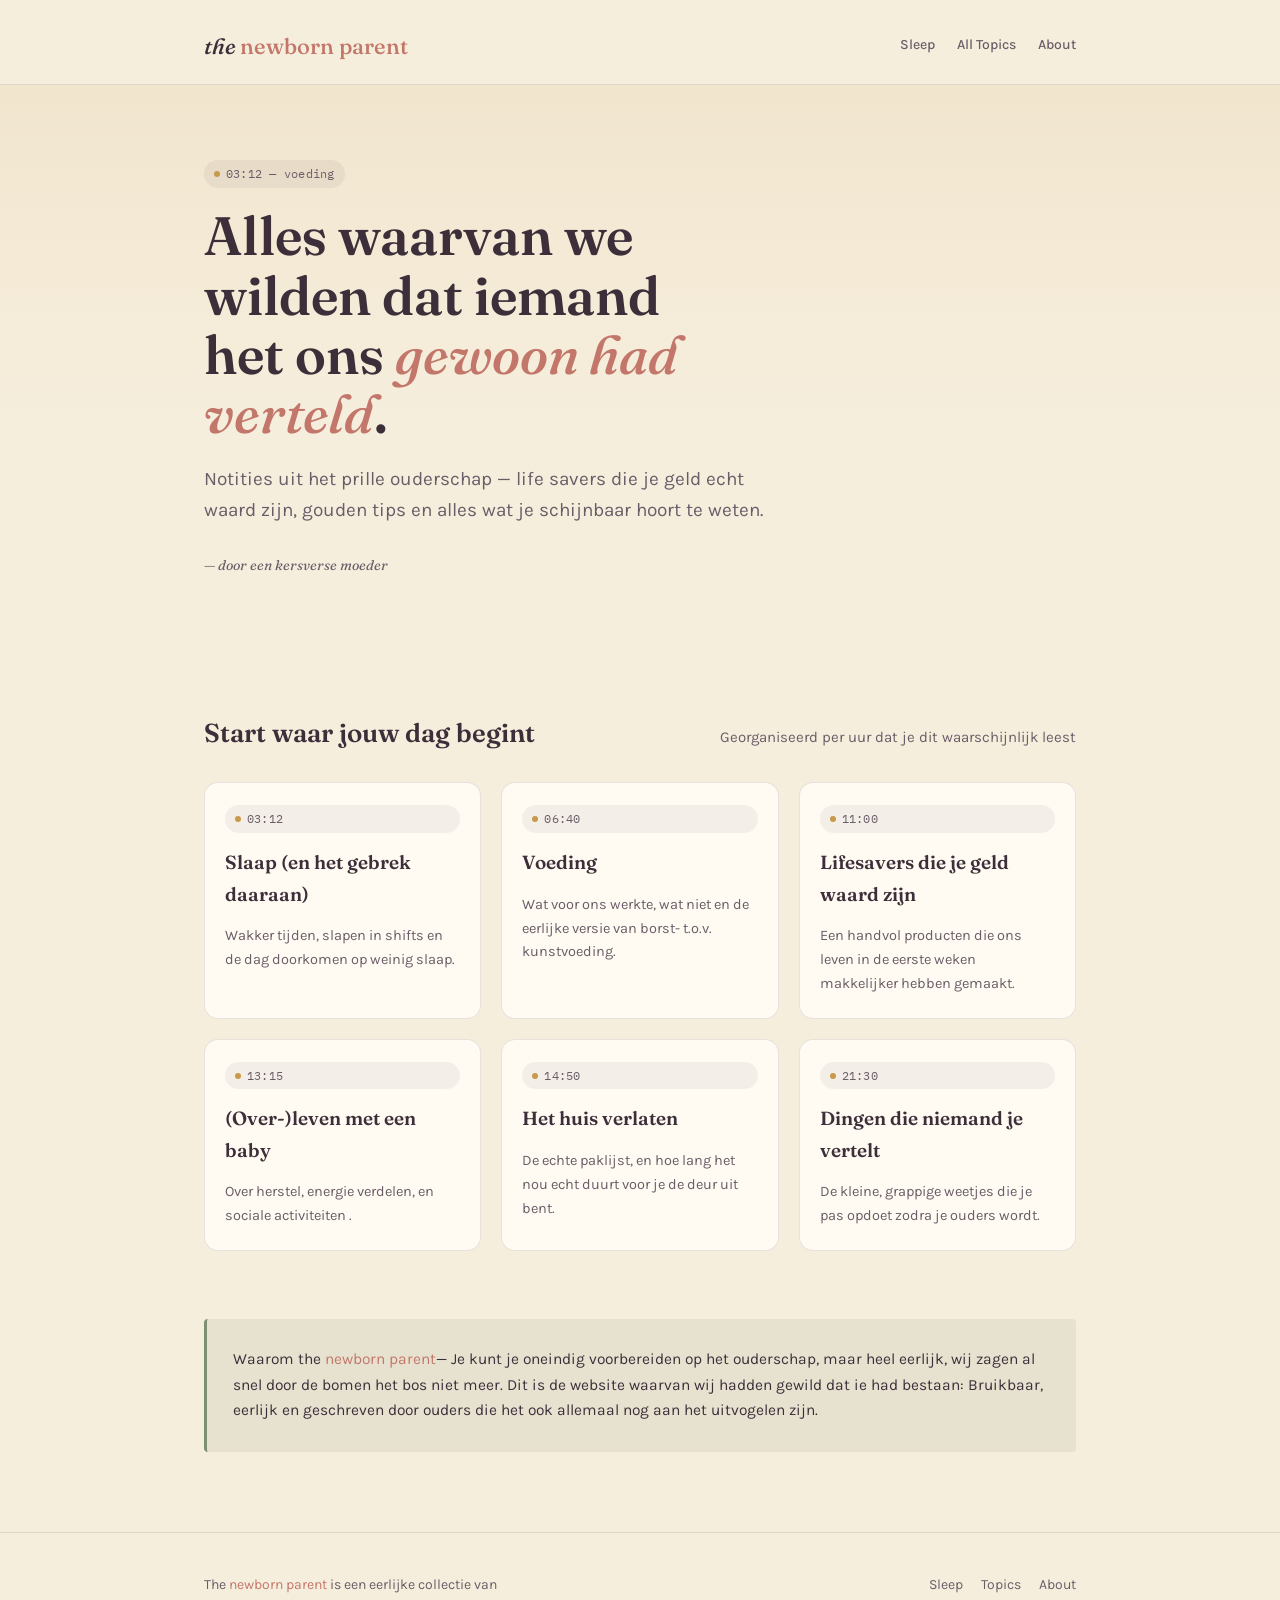
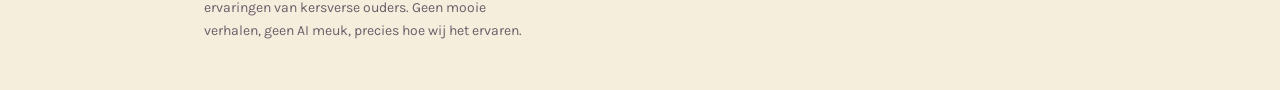
<file: index.html>
<!DOCTYPE html>
<html lang="en">
<head>
<meta charset="UTF-8">
<meta name="viewport" content="width=device-width, initial-scale=1.0">
<title>The Newborn Parent - No manual? No problem! A helping hand in early parenthood</title>
<meta name="description" content="Honest notes on the first period of parenthood, gear that's actually worth it, and the things no one tells you about.">
<link rel="stylesheet" href="styles.css">
</head>
<body>

<header class="site">
  <div class="wrap">
    <a href="index.html" class="logo">the <span>newborn parent</span></a>
    <nav class="site-nav">
      <a href="sleep.html">Sleep</a>
      <a href="#topics">All Topics</a>
      <a href="#about">About</a>
    </nav>
  </div>
</header>

<section class="hero">
  <div class="wrap">
    <div class="stamp">03:12 — voeding </div>
    <h1 style="margin-top:18px;">Alles waarvan we wilden dat iemand het ons <em>gewoon had verteld</em>.</h1>
    <p class="lede">Notities uit het prille ouderschap — life savers die je geld echt waard zijn, gouden tips en alles wat je schijnbaar hoort te weten.</p>
    <p class="byline">— door een kersverse moeder</p>
  </div>
</section>

<div class="wrap" id="topics">
  <div class="section-head">
    <h2>Start waar jouw dag begint</h2>
    <p>Georganiseerd per uur dat je dit waarschijnlijk leest</p>
  </div>

  <div class="topics">
    <a class="topic-card" href="sleep.html">
      <div class="stamp">03:12</div>
      <h3>Slaap (en het gebrek daaraan)</h3>
      <p>Wakker tijden, slapen in shifts en de dag doorkomen op weinig slaap.</p>
    </a>

    <a class="topic-card" href="#feeding">
      <div class="stamp">06:40</div>
      <h3>Voeding</h3>
      <p>Wat voor ons werkte, wat niet en de eerlijke versie van borst- t.o.v. kunstvoeding.</p>
    </a>

    <a class="topic-card" href="#gear">
      <div class="stamp">11:00</div>
      <h3>Lifesavers die je geld waard zijn</h3>
      <p>Een handvol producten die ons leven in de eerste weken makkelijker hebben gemaakt.</p>
    </a>

    <a class="topic-card" href="#body">
      <div class="stamp">13:15</div>
      <h3>(Over-)leven met een baby</h3>
      <p>Over herstel, energie verdelen, en sociale activiteiten .</p>
    </a>

    <a class="topic-card" href="#outings">
      <div class="stamp">14:50</div>
      <h3>Het huis verlaten</h3>
      <p>De echte paklijst, en hoe lang het nou echt duurt voor je de deur uit bent.</p>
    </a>

    <a class="topic-card" href="#truths">
      <div class="stamp">21:30</div>
      <h3>Dingen die niemand je vertelt</h3>
      <p>De kleine, grappige weetjes die je pas opdoet zodra je ouders wordt.</p>
    </a>
  </div>
</div>

<div class="wrap" id="about">
  <div class="callout">
    <p>Waarom the <span style="color:#C3776A;">newborn parent</span>—</strong> Je kunt je oneindig voorbereiden op het ouderschap, maar heel eerlijk, wij zagen al snel door de bomen het bos niet meer. Dit is de website waarvan wij hadden gewild dat ie had bestaan: Bruikbaar, eerlijk en geschreven door ouders die het ook allemaal nog aan het uitvogelen zijn.</p>
  </div>
</div>

<footer class="site">
  <div class="wrap">
    <p>The <span style="color:#C3776A;">newborn parent</span> is een eerlijke collectie van ervaringen van kersverse ouders. Geen mooie verhalen, geen AI meuk, precies hoe wij het ervaren.</p>
    <nav class="foot-nav">
      <a href="sleep.html">Sleep</a>
      <a href="#topics">Topics</a>
      <a href="#about">About</a>
    </nav>
  </div>
</footer>

</body>
</html>
</file>
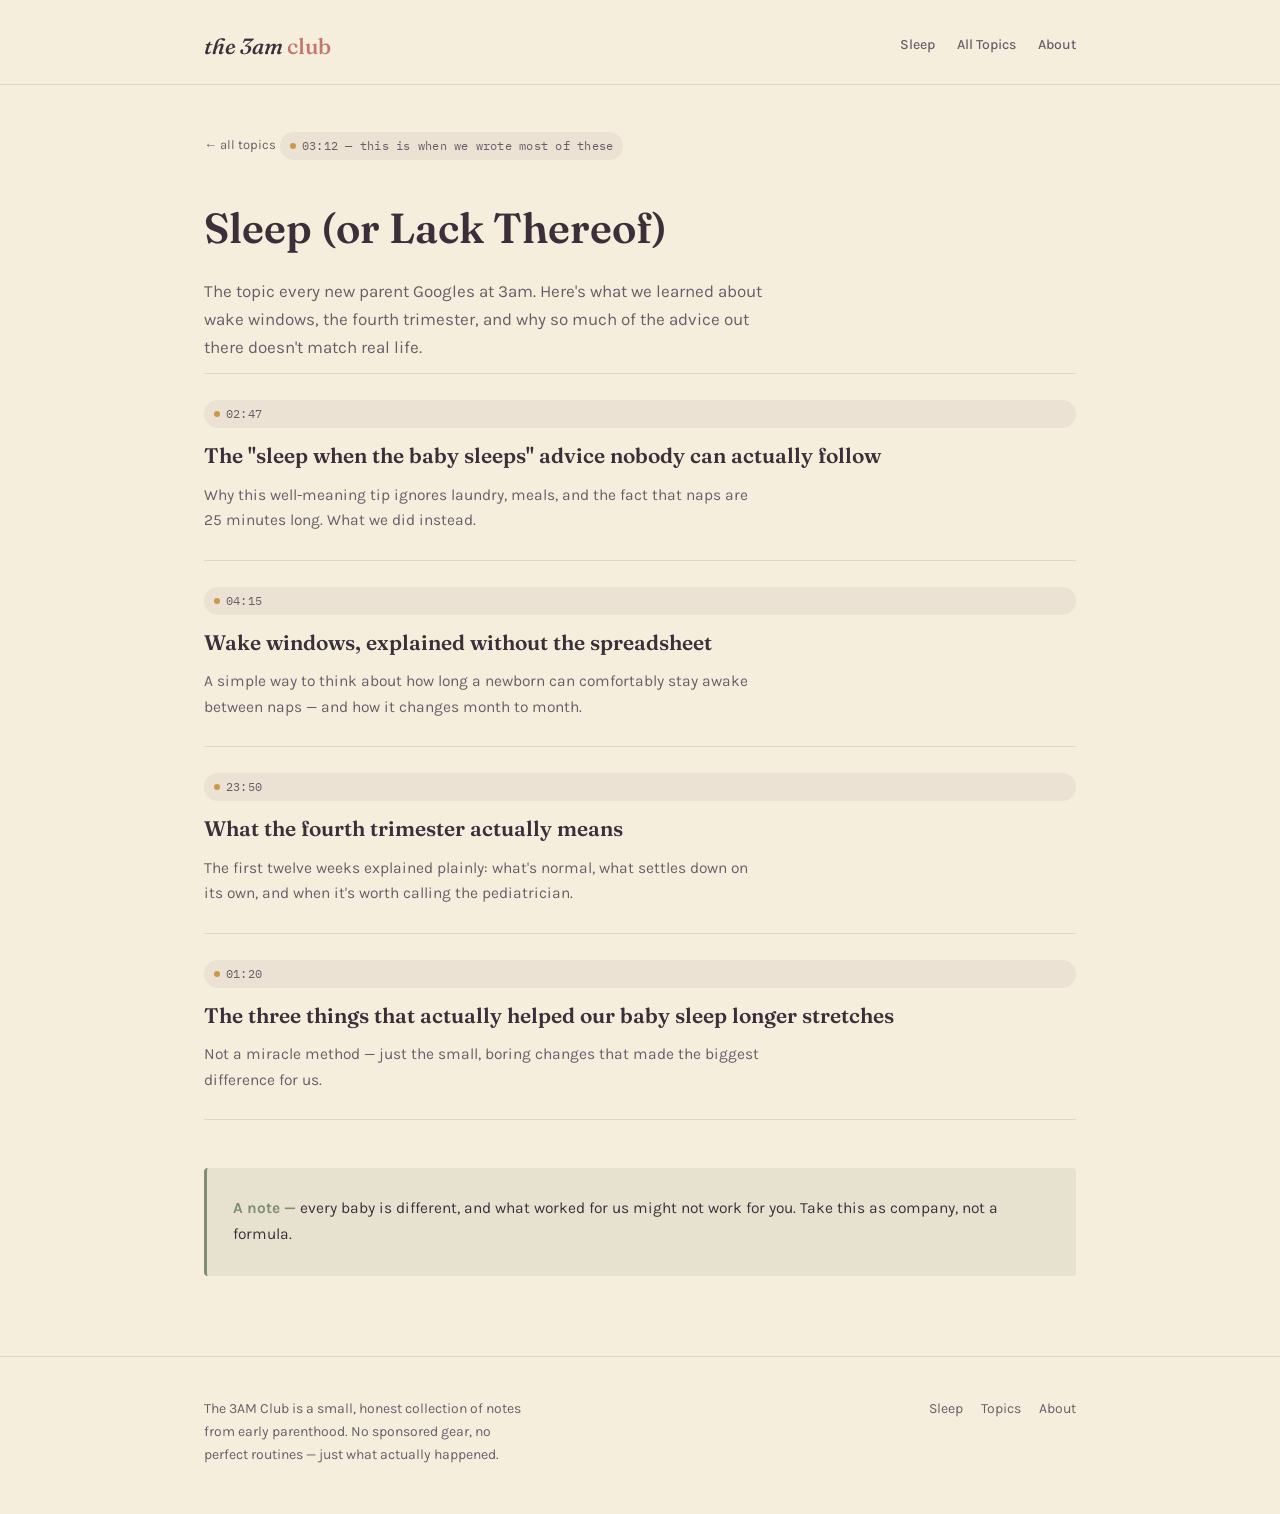
<file: sleep.html>
<!DOCTYPE html>
<html lang="en">
<head>
<meta charset="UTF-8">
<meta name="viewport" content="width=device-width, initial-scale=1.0">
<title>Sleep (or Lack Thereof) — The 3AM Club</title>
<meta name="description" content="Honest notes on newborn sleep: wake windows, the fourth trimester, and what actually helped.">
<link rel="stylesheet" href="styles.css">
</head>
<body>

<header class="site">
  <div class="wrap">
    <a href="index.html" class="logo">the 3am <span>club</span></a>
    <nav class="site-nav">
      <a href="sleep.html">Sleep</a>
      <a href="index.html#topics">All Topics</a>
      <a href="index.html#about">About</a>
    </nav>
  </div>
</header>

<div class="wrap">
  <div class="hub-intro">
    <a href="index.html" class="crumb">&larr; all topics</a>
    <div class="stamp">03:12 — this is when we wrote most of these</div>
    <h1 style="margin-top:16px;">Sleep (or Lack Thereof)</h1>
    <p>The topic every new parent Googles at 3am. Here's what we learned about wake windows, the fourth trimester, and why so much of the advice out there doesn't match real life.</p>
  </div>

  <div class="post-list">
    <a class="post-row" href="#">
      <div class="stamp">02:47</div>
      <h3>The "sleep when the baby sleeps" advice nobody can actually follow</h3>
      <p>Why this well-meaning tip ignores laundry, meals, and the fact that naps are 25 minutes long. What we did instead.</p>
    </a>

    <a class="post-row" href="#">
      <div class="stamp">04:15</div>
      <h3>Wake windows, explained without the spreadsheet</h3>
      <p>A simple way to think about how long a newborn can comfortably stay awake between naps — and how it changes month to month.</p>
    </a>

    <a class="post-row" href="#">
      <div class="stamp">23:50</div>
      <h3>What the fourth trimester actually means</h3>
      <p>The first twelve weeks explained plainly: what's normal, what settles down on its own, and when it's worth calling the pediatrician.</p>
    </a>

    <a class="post-row" href="#">
      <div class="stamp">01:20</div>
      <h3>The three things that actually helped our baby sleep longer stretches</h3>
      <p>Not a miracle method — just the small, boring changes that made the biggest difference for us.</p>
    </a>
  </div>

  <div class="callout">
    <p><strong>A note —</strong> every baby is different, and what worked for us might not work for you. Take this as company, not a formula.</p>
  </div>
</div>

<footer class="site">
  <div class="wrap">
    <p>The 3AM Club is a small, honest collection of notes from early parenthood. No sponsored gear, no perfect routines — just what actually happened.</p>
    <nav class="foot-nav">
      <a href="sleep.html">Sleep</a>
      <a href="index.html#topics">Topics</a>
      <a href="index.html#about">About</a>
    </nav>
  </div>
</footer>

</body>
</html>
</file>
<file: styles.css>
/* ============================================
   THE 3AM CLUB — shared styles
   Palette:
     --lamp   #F6EEDD  warm lamplight background
     --paper  #FFFBF3  card surface, slightly lifted
     --ink    #3D2F3A  deep plum-brown text
     --sage   #7E8F72  calm green accent (topics)
     --rose   #C3776A  dusty rose accent (CTAs)
     --gold   #C99A4A  hairline / divider accent
   Type:
     Display: 'Fraunces' (italic for voice, upright for headings)
     Body:    'Karla'
     Utility: 'IBM Plex Mono' (timestamps — the site's signature device)
   ============================================ */

@import url('https://fonts.googleapis.com/css2?family=Fraunces:ital,wght@0,500;0,600;1,500&family=Karla:wght@400;500;700&family=IBM+Plex+Mono:wght@500&display=swap');

:root {
  --lamp: #F6EEDD;
  --paper: #FFFBF3;
  --ink: #3D2F3A;
  --ink-soft: #6B5D68;
  --sage: #7E8F72;
  --rose: #C3776A;
  --gold: #C99A4A;
  --line: rgba(61, 47, 58, 0.12);
  --max: 920px;
}

* { box-sizing: border-box; }

html { scroll-behavior: smooth; }

body {
  margin: 0;
  background: var(--lamp);
  color: var(--ink);
  font-family: 'Karla', sans-serif;
  font-size: 17px;
  line-height: 1.65;
  -webkit-font-smoothing: antialiased;
}

a { color: inherit; }

img { max-width: 100%; display: block; }

.wrap {
  max-width: var(--max);
  margin: 0 auto;
  padding: 0 24px;
}

/* ---------- timestamp tag: the signature device ---------- */
.stamp {
  display: inline-flex;
  align-items: center;
  gap: 6px;
  font-family: 'IBM Plex Mono', monospace;
  font-size: 12px;
  letter-spacing: 0.02em;
  color: var(--ink-soft);
  background: rgba(61, 47, 58, 0.06);
  padding: 4px 10px;
  border-radius: 100px;
}
.stamp::before {
  content: "";
  width: 6px;
  height: 6px;
  border-radius: 50%;
  background: var(--gold);
  flex-shrink: 0;
}

/* ---------- header ---------- */
header.site {
  padding: 28px 0 20px;
  border-bottom: 1px solid var(--line);
}
header.site .wrap {
  display: flex;
  align-items: center;
  justify-content: space-between;
  gap: 16px;
  flex-wrap: wrap;
}
.logo {
  font-family: 'Fraunces', serif;
  font-style: italic;
  font-weight: 500;
  font-size: 22px;
  text-decoration: none;
  color: var(--ink);
}
.logo span { color: var(--rose); font-style: normal; }
nav.site-nav {
  display: flex;
  gap: 22px;
  font-size: 14px;
  font-weight: 500;
}
nav.site-nav a {
  text-decoration: none;
  color: var(--ink-soft);
  border-bottom: 1px solid transparent;
  padding-bottom: 2px;
  transition: border-color 0.15s ease, color 0.15s ease;
}
nav.site-nav a:hover,
nav.site-nav a:focus-visible {
  color: var(--ink);
  border-color: var(--gold);
}

/* ---------- hero ---------- */
.hero {
  padding: 72px 0 56px;
  background: linear-gradient(180deg, rgba(201,154,74,0.10) 0%, rgba(246,238,221,0) 60%);
}
.hero .eyebrow { margin-bottom: 14px; }
.hero h1 {
  font-family: 'Fraunces', serif;
  font-weight: 600;
  font-size: clamp(34px, 5vw, 54px);
  line-height: 1.1;
  margin: 0 0 20px;
  max-width: 14ch;
}
.hero h1 em {
  color: var(--rose);
  font-style: italic;
  font-weight: 500;
}
.hero p.lede {
  font-size: 19px;
  color: var(--ink-soft);
  max-width: 52ch;
  margin: 0 0 28px;
}
.byline {
  font-size: 14px;
  color: var(--ink-soft);
  font-style: italic;
  font-family: 'Fraunces', serif;
}

/* ---------- topic grid ---------- */
.section-head {
  display: flex;
  align-items: baseline;
  justify-content: space-between;
  gap: 16px;
  margin: 64px 0 28px;
  flex-wrap: wrap;
}
.section-head h2 {
  font-family: 'Fraunces', serif;
  font-weight: 600;
  font-size: 26px;
  margin: 0;
}
.section-head p {
  color: var(--ink-soft);
  font-size: 15px;
  margin: 0;
}

.topics {
  display: grid;
  grid-template-columns: repeat(3, 1fr);
  gap: 20px;
  padding-bottom: 20px;
}
@media (max-width: 760px) {
  .topics { grid-template-columns: repeat(2, 1fr); }
}
@media (max-width: 520px) {
  .topics { grid-template-columns: 1fr; }
}

.topic-card {
  display: flex;
  flex-direction: column;
  gap: 14px;
  background: var(--paper);
  border: 1px solid var(--line);
  border-radius: 14px;
  padding: 22px 20px;
  text-decoration: none;
  color: var(--ink);
  transition: transform 0.15s ease, box-shadow 0.15s ease, border-color 0.15s ease;
}
.topic-card:hover,
.topic-card:focus-visible {
  transform: translateY(-3px);
  border-color: var(--gold);
  box-shadow: 0 10px 24px -14px rgba(61, 47, 58, 0.35);
}
.topic-card h3 {
  font-family: 'Fraunces', serif;
  font-weight: 600;
  font-size: 19px;
  margin: 0;
}
.topic-card p {
  font-size: 14.5px;
  color: var(--ink-soft);
  margin: 0;
  flex-grow: 1;
}

/* ---------- post list (topic hub pages) ---------- */
.post-list {
  display: flex;
  flex-direction: column;
  gap: 0;
  border-top: 1px solid var(--line);
}
.post-row {
  display: flex;
  flex-direction: column;
  gap: 10px;
  padding: 26px 0;
  border-bottom: 1px solid var(--line);
  text-decoration: none;
  color: var(--ink);
}
.post-row h3 {
  font-family: 'Fraunces', serif;
  font-weight: 600;
  font-size: 21px;
  margin: 0;
}
.post-row p {
  color: var(--ink-soft);
  margin: 0;
  font-size: 15.5px;
  max-width: 62ch;
}

/* ---------- breadcrumb ---------- */
.crumb {
  font-size: 13px;
  color: var(--ink-soft);
  text-decoration: none;
  display: inline-flex;
  align-items: center;
  gap: 6px;
  margin-bottom: 22px;
}
.crumb:hover { color: var(--ink); }

.hub-intro {
  padding: 44px 0 12px;
}
.hub-intro h1 {
  font-family: 'Fraunces', serif;
  font-weight: 600;
  font-size: clamp(30px, 4.5vw, 42px);
  margin: 0 0 14px;
}
.hub-intro p {
  color: var(--ink-soft);
  font-size: 17px;
  max-width: 56ch;
  margin: 0;
}

/* ---------- callout ---------- */
.callout {
  margin: 48px 0;
  padding: 28px 26px;
  background: rgba(126, 143, 114, 0.12);
  border-left: 3px solid var(--sage);
  border-radius: 4px;
}
.callout p {
  margin: 0;
  font-size: 15.5px;
}
.callout strong { color: var(--sage); }

/* ---------- footer ---------- */
footer.site {
  margin-top: 80px;
  border-top: 1px solid var(--line);
  padding: 40px 0 48px;
}
footer.site .wrap {
  display: flex;
  justify-content: space-between;
  align-items: flex-start;
  gap: 24px;
  flex-wrap: wrap;
}
footer.site p {
  color: var(--ink-soft);
  font-size: 14px;
  max-width: 40ch;
  margin: 0;
}
footer.site .foot-nav {
  display: flex;
  gap: 18px;
  font-size: 14px;
}
footer.site .foot-nav a {
  text-decoration: none;
  color: var(--ink-soft);
}
footer.site .foot-nav a:hover { color: var(--ink); }

:focus-visible {
  outline: 2px solid var(--gold);
  outline-offset: 2px;
}

@media (prefers-reduced-motion: reduce) {
  * { transition: none !important; scroll-behavior: auto !important; }
}
</file>
